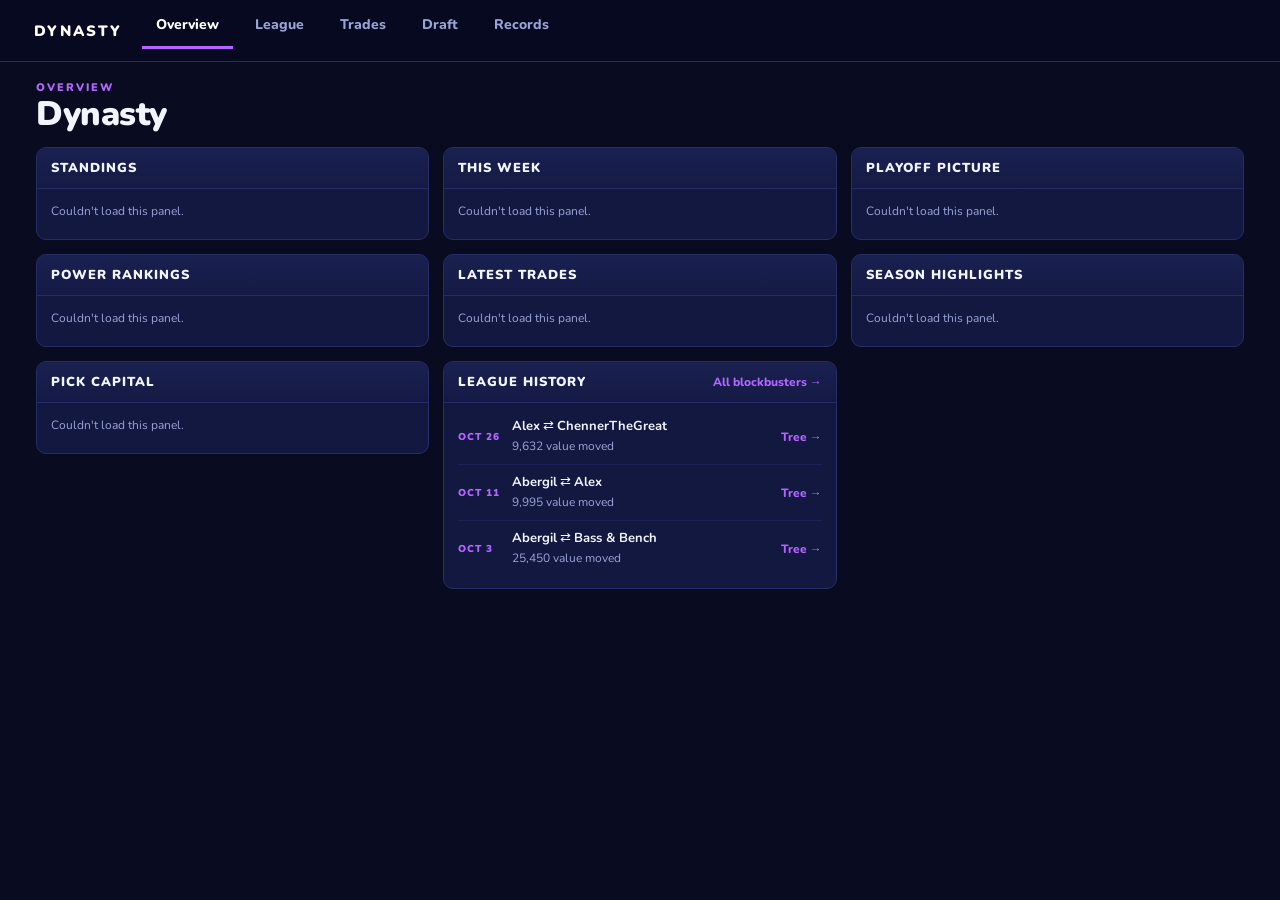
<file: index.html>
<!DOCTYPE html>
<html lang="en">
<head>
  <meta charset="UTF-8">
  <meta name="viewport" content="width=device-width, initial-scale=1">
  <title>Dynasty League</title>
  <link rel="stylesheet" href="style.css">
</head>
<body>

  <header class="hero">
    <div class="kicker">OVERVIEW</div>
    <h1 id="league-name">Dynasty</h1>
    <div class="sub" id="league-sub"></div>
  </header>

  <main>
    <div class="grid">
      <section class="panel" id="p-standings"><div class="panel-b">Loading...</div></section>
      <section class="panel" id="p-week"><div class="panel-b">Loading...</div></section>
      <section class="panel" id="p-playoffs"><div class="panel-b">Loading...</div></section>
      <section class="panel" id="p-power"><div class="panel-b">Loading...</div></section>
      <section class="panel" id="p-trades"><div class="panel-b">Loading...</div></section>
      <section class="panel" id="p-highlights"><div class="panel-b">Loading...</div></section>
      <section class="panel" id="p-picks"><div class="panel-b">Loading...</div></section>
      <section class="panel" id="p-history"><div class="panel-b">Loading...</div></section>
    </div>
  </main>

  <script src="common.js"></script>
  <script src="dashboard.js"></script>
</body>
</html>
</file>
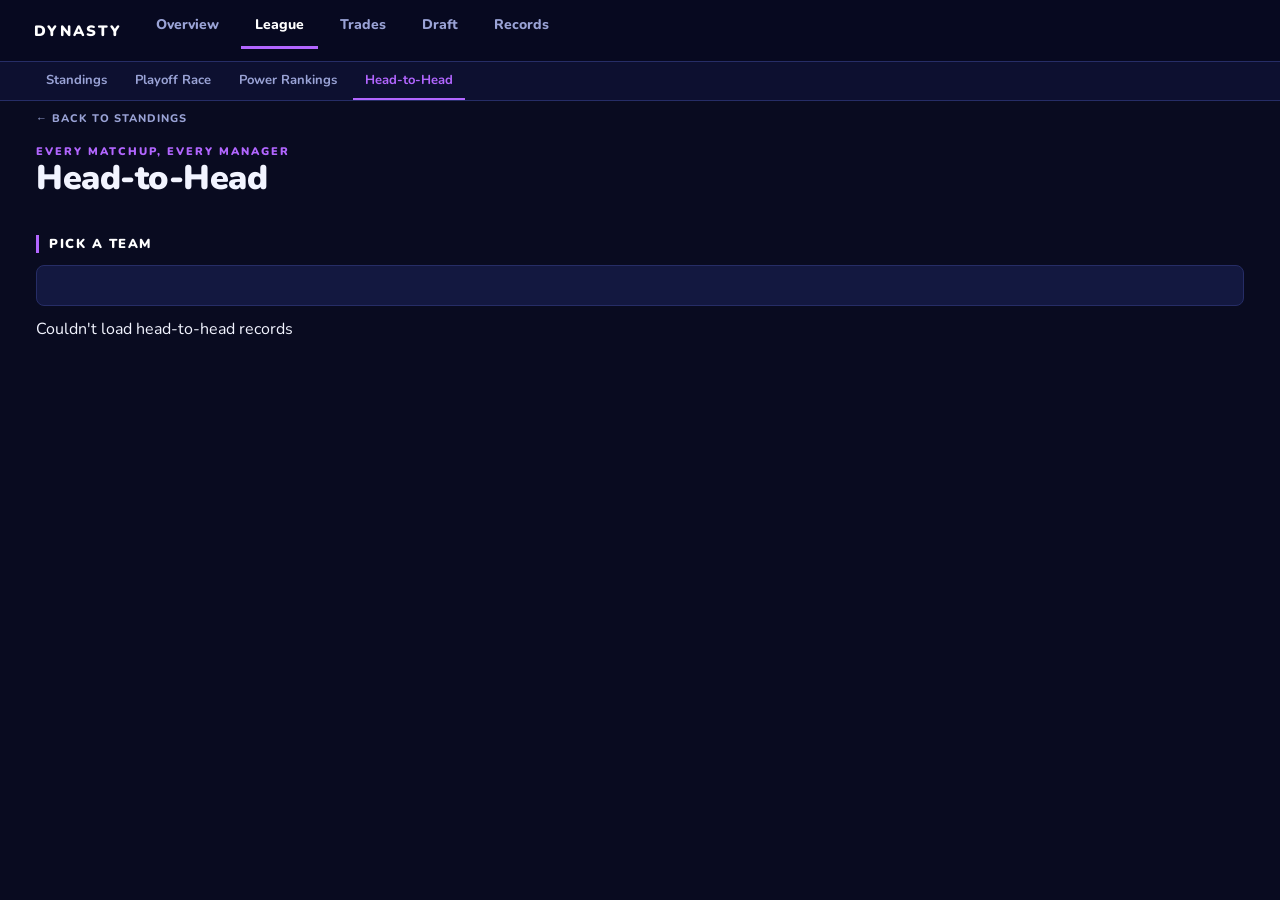
<file: h2h.html>
<!DOCTYPE html>
<html lang="en">
<head>
  <meta charset="UTF-8">
  <meta name="viewport" content="width=device-width, initial-scale=1">
  <title>Head-to-Head | Dynasty League</title>
  <link rel="stylesheet" href="style.css">
</head>
<body>

  <div class="ticker"><a href="index.html">&larr; BACK TO STANDINGS</a></div>

  <header class="hero">
    <div class="kicker">EVERY MATCHUP, EVERY MANAGER</div>
    <h1>Head-to-Head</h1>
    <div class="sub" id="h2h-sub"></div>
  </header>

  <main>
    <div class="callouts" id="callouts"></div>

    <h2 class="section-title">Pick a Team</h2>
    <select id="team-select" class="search"></select>
    <div id="h2h-list">Loading...</div>
    <p class="note" id="h2h-note"></p>
  </main>

  <script src="common.js"></script>
  <script src="h2h.js"></script>
</body>
</html>
</file>
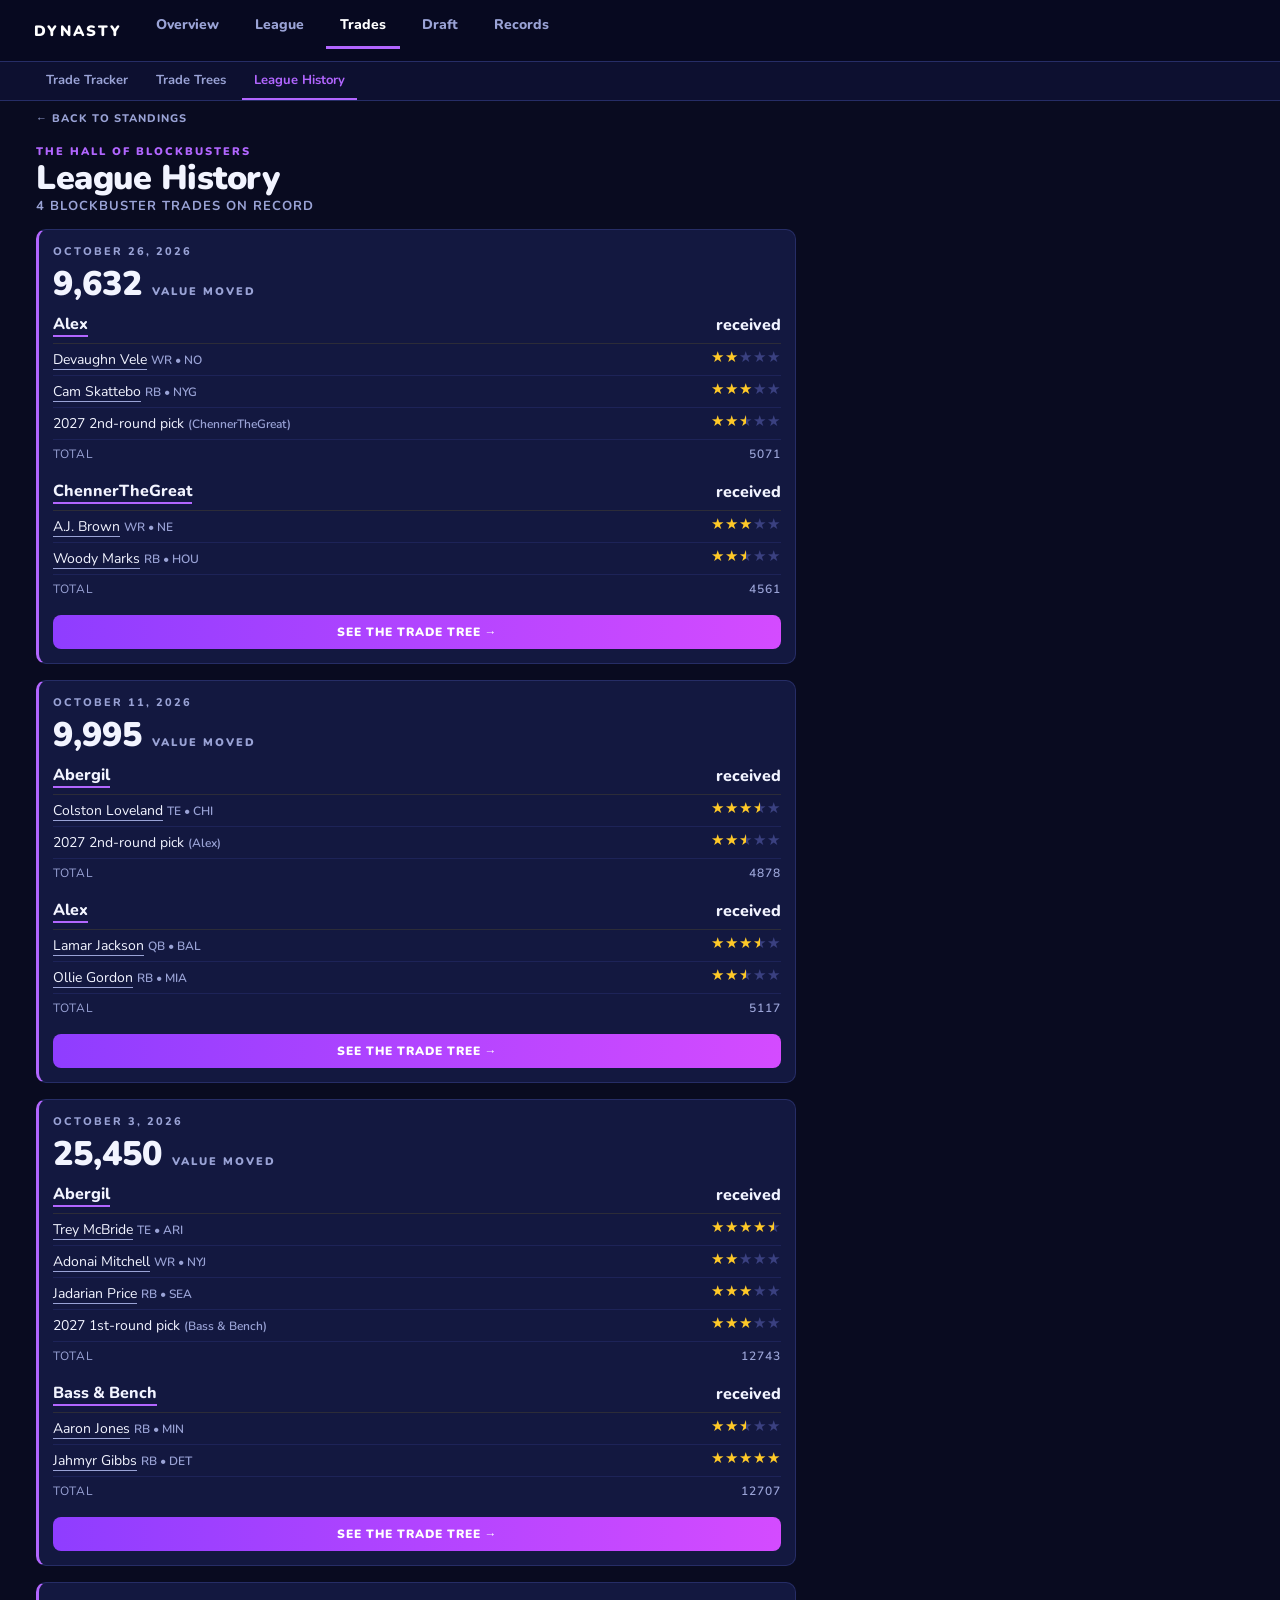
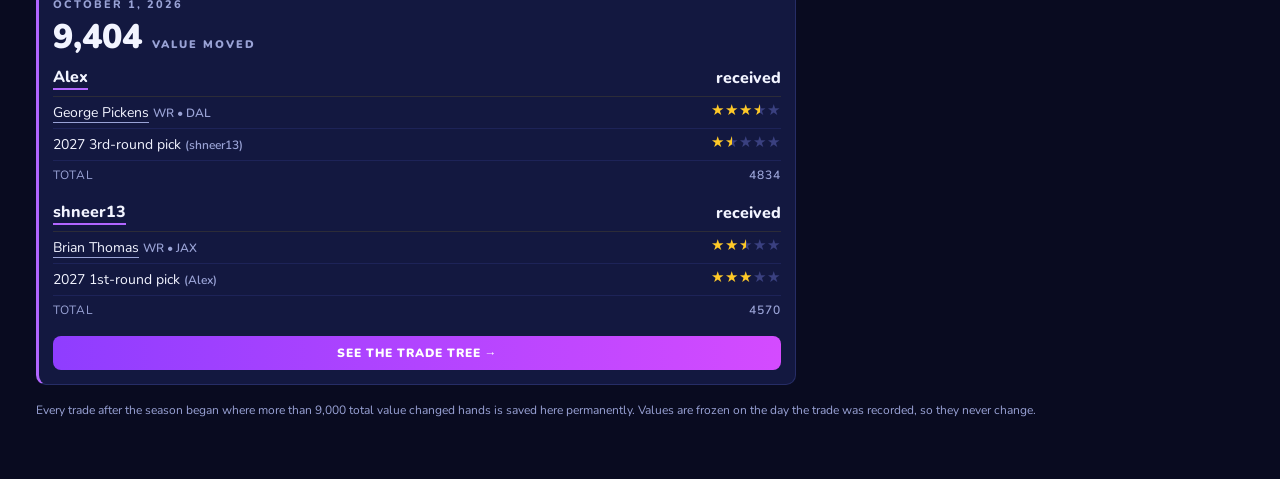
<file: history.html>
<!DOCTYPE html>
<html lang="en">
<head>
  <meta charset="UTF-8">
  <meta name="viewport" content="width=device-width, initial-scale=1">
  <title>League History | Dynasty League</title>
  <link rel="stylesheet" href="style.css">
</head>
<body>

  <div class="ticker"><a href="index.html">&larr; BACK TO STANDINGS</a></div>

  <header class="hero">
    <div class="kicker">THE HALL OF BLOCKBUSTERS</div>
    <h1>League History</h1>
    <div class="sub" id="history-sub"></div>
  </header>

  <main>
    <div id="history-list">Loading...</div>
    <p class="note">Every trade after the season began where more than 9,000 total value changed hands is saved here permanently.
    Values are frozen on the day the trade was recorded, so they never change.</p>
  </main>

  <script src="common.js"></script>
  <script src="history.js"></script>
</body>
</html>
</file>
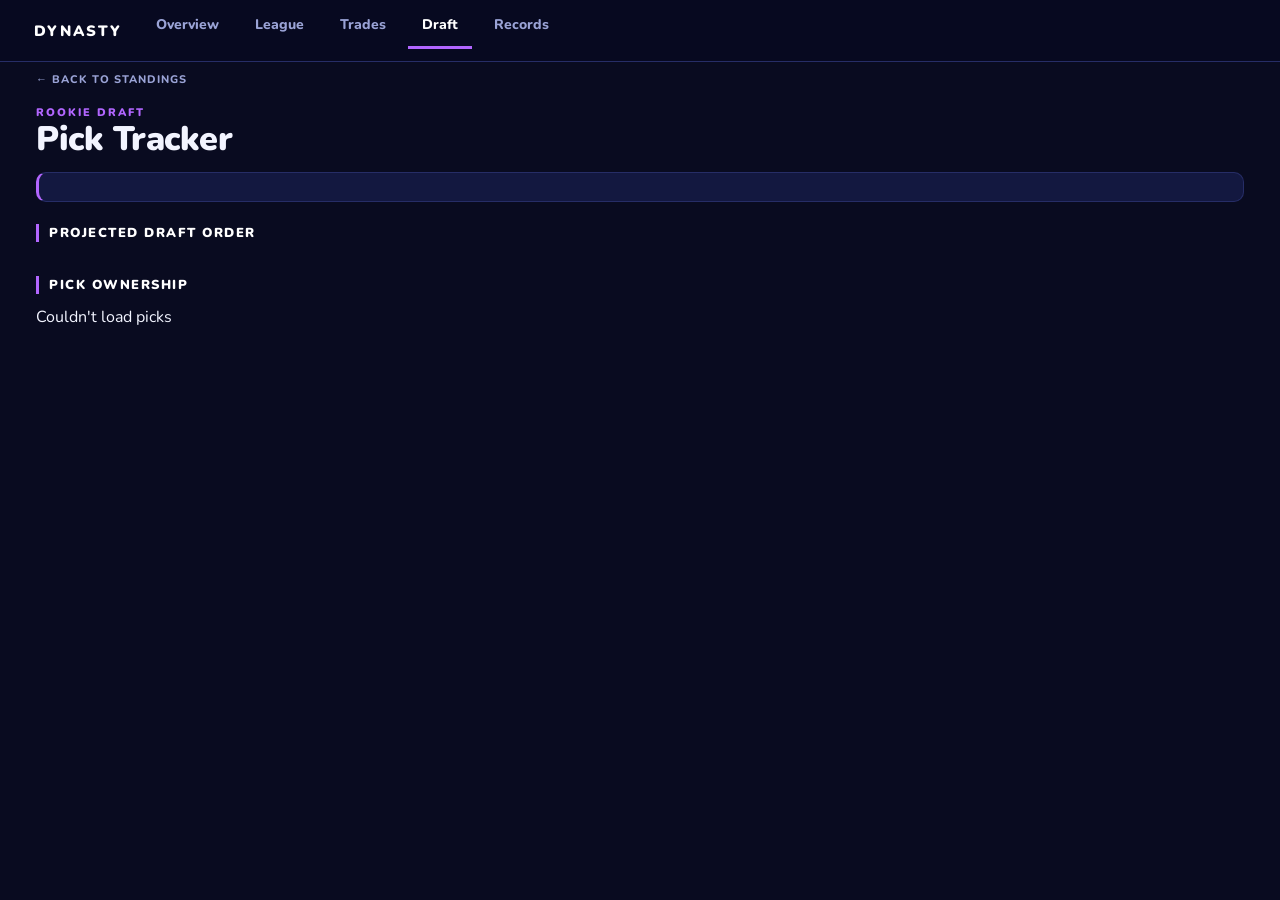
<file: picks.html>
<!DOCTYPE html>
<html lang="en">
<head>
  <meta charset="UTF-8">
  <meta name="viewport" content="width=device-width, initial-scale=1">
  <title>Picks | Dynasty League</title>
  <link rel="stylesheet" href="style.css">
</head>
<body>

  <div class="ticker"><a href="index.html">&larr; BACK TO STANDINGS</a></div>

  <header class="hero">
    <div class="kicker">ROOKIE DRAFT</div>
    <h1>Pick Tracker</h1>
    <div class="sub" id="picks-sub"></div>
  </header>

  <main>
    <div class="draft-banner" id="draft-banner"></div>

    <h2 class="section-title" id="order-title">Projected Draft Order</h2>
    <div class="tabs" id="round-tabs"></div>
    <div id="order-list"></div>
    <p class="note" id="order-note"></p>

    <h2 class="section-title">Pick Ownership</h2>
    <div id="pick-cards">Loading...</div>
    <p class="note" id="picks-note"></p>
  </main>

  <script src="common.js"></script>
  <script src="picks.js"></script>
</body>
</html>
</file>
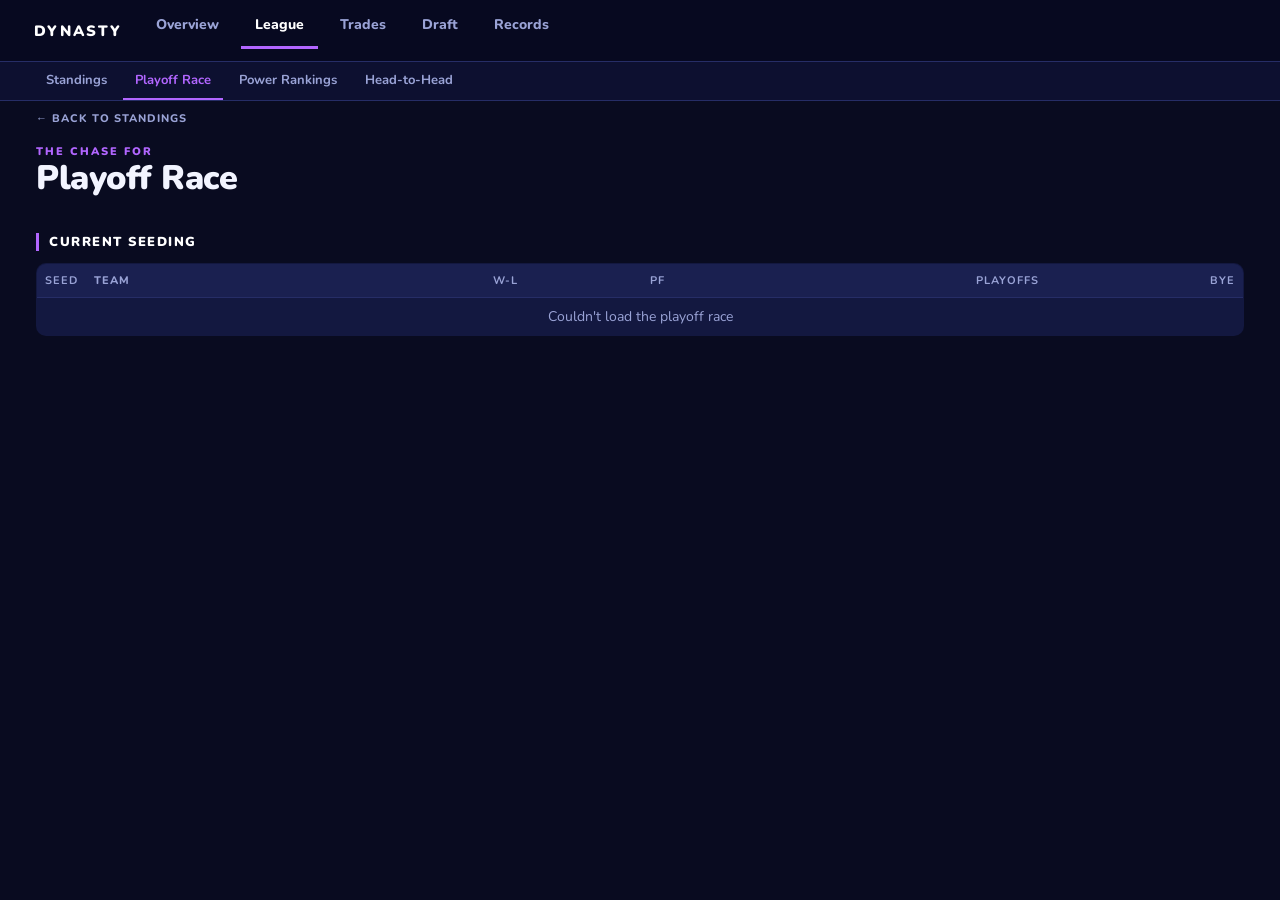
<file: playoffs.html>
<!DOCTYPE html>
<html lang="en">
<head>
  <meta charset="UTF-8">
  <meta name="viewport" content="width=device-width, initial-scale=1">
  <title>Playoff Race | Dynasty League</title>
  <link rel="stylesheet" href="style.css">
</head>
<body>

  <div class="ticker"><a href="index.html">&larr; BACK TO STANDINGS</a></div>

  <header class="hero">
    <div class="kicker">THE CHASE FOR</div>
    <h1>Playoff Race</h1>
    <div class="sub" id="race-sub"></div>
  </header>

  <main>
    <h2 class="section-title">Current Seeding</h2>
    <table class="standings">
      <thead>
        <tr><th>Seed</th><th>Team</th><th>W-L</th><th>PF</th><th>Playoffs</th><th>Bye</th></tr>
      </thead>
      <tbody id="seed-body">
        <tr><td colspan="6">Loading...</td></tr>
      </tbody>
    </table>
    <p class="note" id="race-note"></p>
  </main>

  <script src="common.js"></script>
  <script src="playoffs.js"></script>
</body>
</html>
</file>
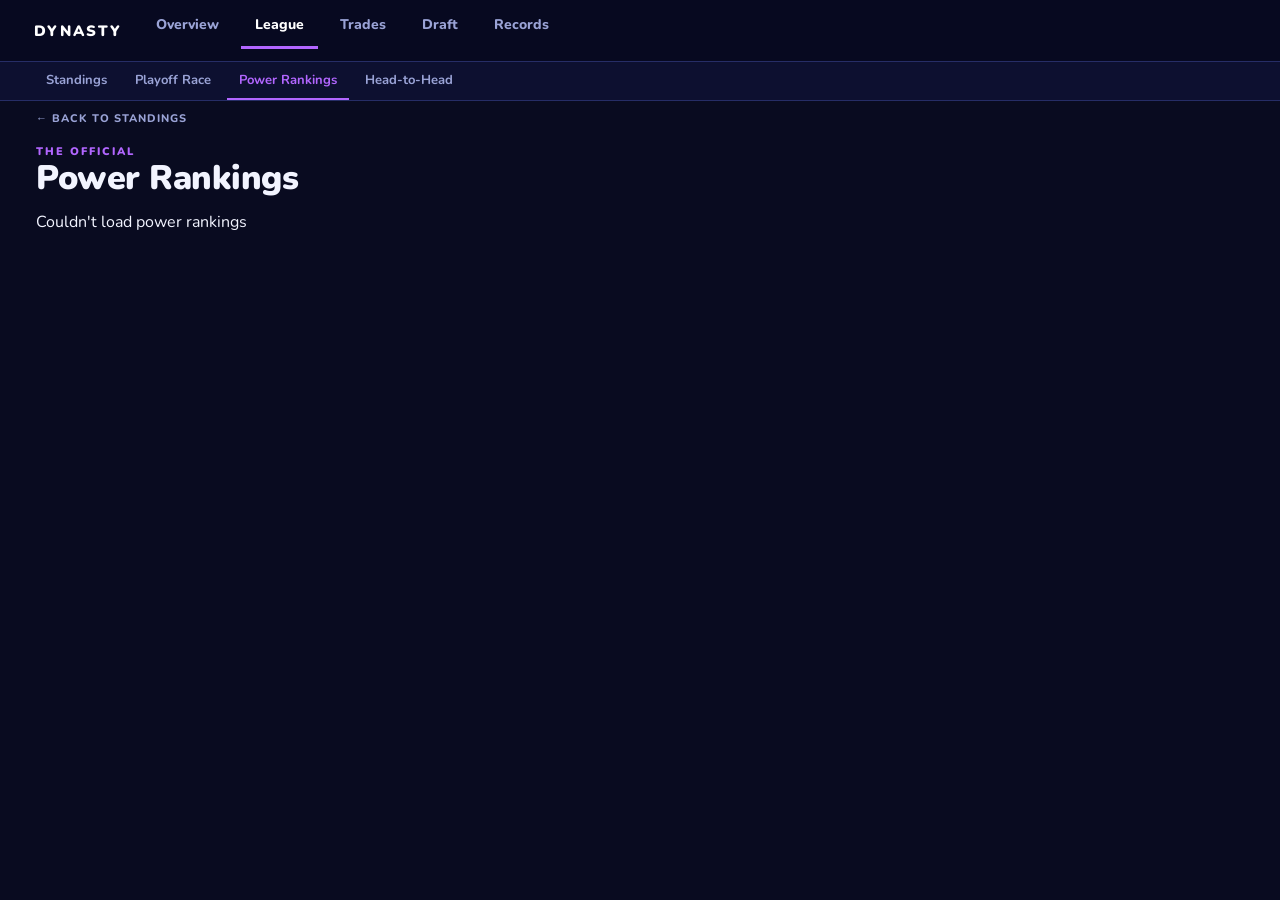
<file: power.html>
<!DOCTYPE html>
<html lang="en">
<head>
  <meta charset="UTF-8">
  <meta name="viewport" content="width=device-width, initial-scale=1">
  <title>Power Rankings | Dynasty League</title>
  <link rel="stylesheet" href="style.css">
</head>
<body>

  <div class="ticker"><a href="index.html">&larr; BACK TO STANDINGS</a></div>

  <header class="hero">
    <div class="kicker">THE OFFICIAL</div>
    <h1>Power Rankings</h1>
    <div class="sub" id="power-sub"></div>
  </header>

  <main>
    <div id="power-list">Loading...</div>
    <p class="note" id="power-note"></p>
  </main>

  <script src="common.js"></script>
  <script src="power.js"></script>
</body>
</html>
</file>
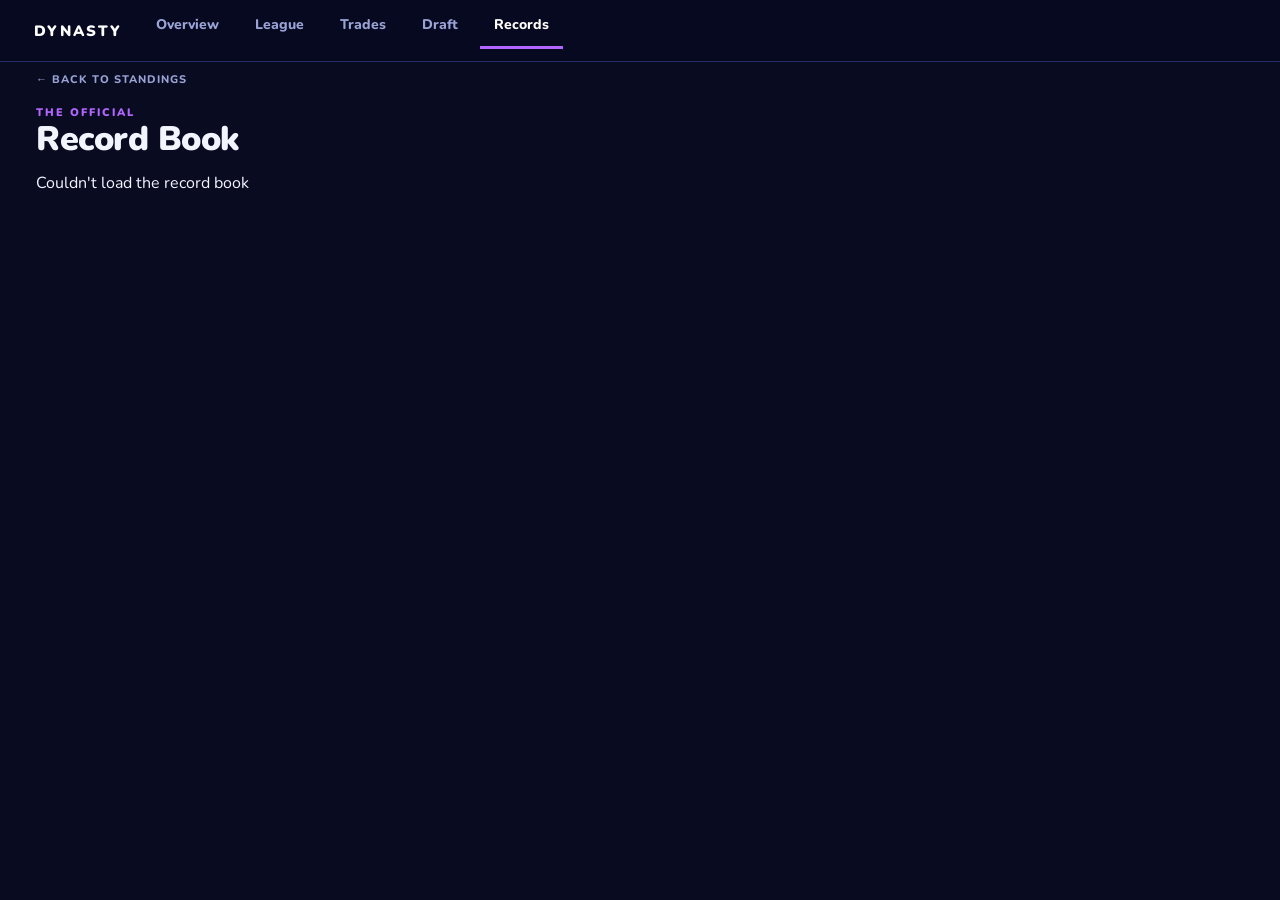
<file: records.html>
<!DOCTYPE html>
<html lang="en">
<head>
  <meta charset="UTF-8">
  <meta name="viewport" content="width=device-width, initial-scale=1">
  <title>Record Book | Dynasty League</title>
  <link rel="stylesheet" href="style.css">
</head>
<body>

  <div class="ticker"><a href="index.html">&larr; BACK TO STANDINGS</a></div>

  <header class="hero">
    <div class="kicker">THE OFFICIAL</div>
    <h1>Record Book</h1>
    <div class="sub" id="records-sub"></div>
  </header>

  <main>
    <div id="records-list">Loading...</div>
    <p class="note" id="records-note"></p>
  </main>

  <script src="common.js"></script>
  <script src="records.js"></script>
</body>
</html>
</file>
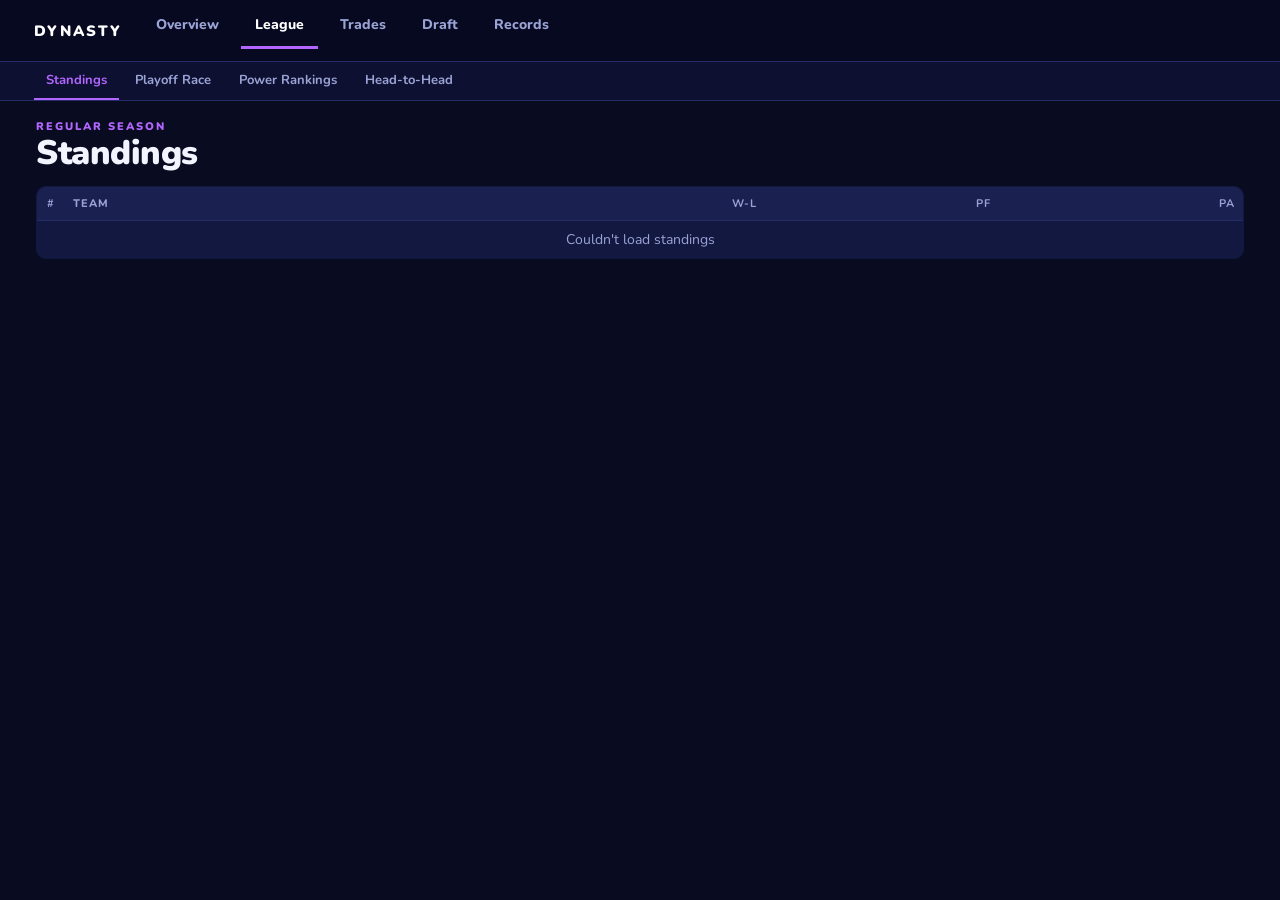
<file: standings.html>
<!DOCTYPE html>
<html lang="en">
<head>
  <meta charset="UTF-8">
  <meta name="viewport" content="width=device-width, initial-scale=1">
  <title>Standings | Dynasty League</title>
  <link rel="stylesheet" href="style.css">
</head>
<body>

  <header class="hero">
    <div class="kicker">REGULAR SEASON</div>
    <h1>Standings</h1>
    <div class="sub" id="league-sub"></div>
  </header>

  <main>
    <table class="standings">
      <thead>
        <tr><th>#</th><th>Team</th><th>W-L</th><th>PF</th><th>PA</th></tr>
      </thead>
      <tbody id="standings-body">
        <tr><td colspan="5">Loading...</td></tr>
      </tbody>
    </table>
  </main>

  <script src="common.js"></script>
  <script src="app.js"></script>
</body>
</html>
</file>
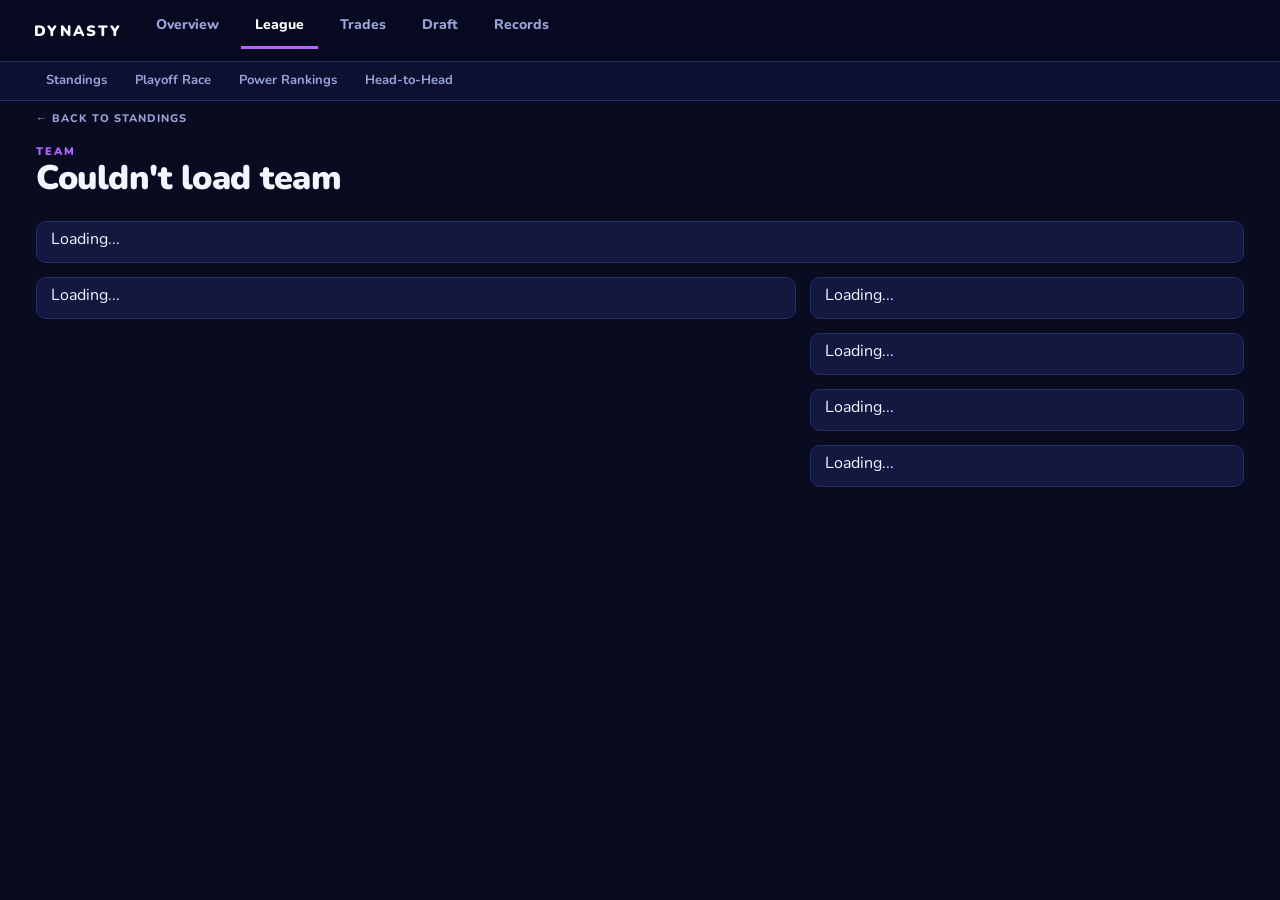
<file: team.html>
<!DOCTYPE html>
<html lang="en">
<head>
  <meta charset="UTF-8">
  <meta name="viewport" content="width=device-width, initial-scale=1">
  <title>Team | Dynasty League</title>
  <link rel="stylesheet" href="style.css">
</head>
<body>

  <div class="ticker"><a href="standings.html">&larr; BACK TO STANDINGS</a></div>

  <header class="hero">
    <div class="kicker" id="team-kicker">TEAM</div>
    <h1 id="team-name">Loading...</h1>
    <div class="sub" id="team-sub"></div>
    <div class="stat-tiles" id="stat-tiles"></div>
  </header>

  <main>
    <section class="panel" id="p-key"><div class="panel-b">Loading...</div></section>

    <div class="team-grid">
      <section class="panel" id="p-squad"><div class="panel-b">Loading...</div></section>

      <div class="team-side">
        <section class="panel" id="p-fixtures"><div class="panel-b">Loading...</div></section>
        <section class="panel" id="p-ranks"><div class="panel-b">Loading...</div></section>
        <section class="panel" id="p-picks"><div class="panel-b">Loading...</div></section>
        <section class="panel" id="p-trades"><div class="panel-b">Loading...</div></section>
      </div>
    </div>
  </main>

  <script src="common.js"></script>
  <script src="team.js"></script>
</body>
</html>
</file>
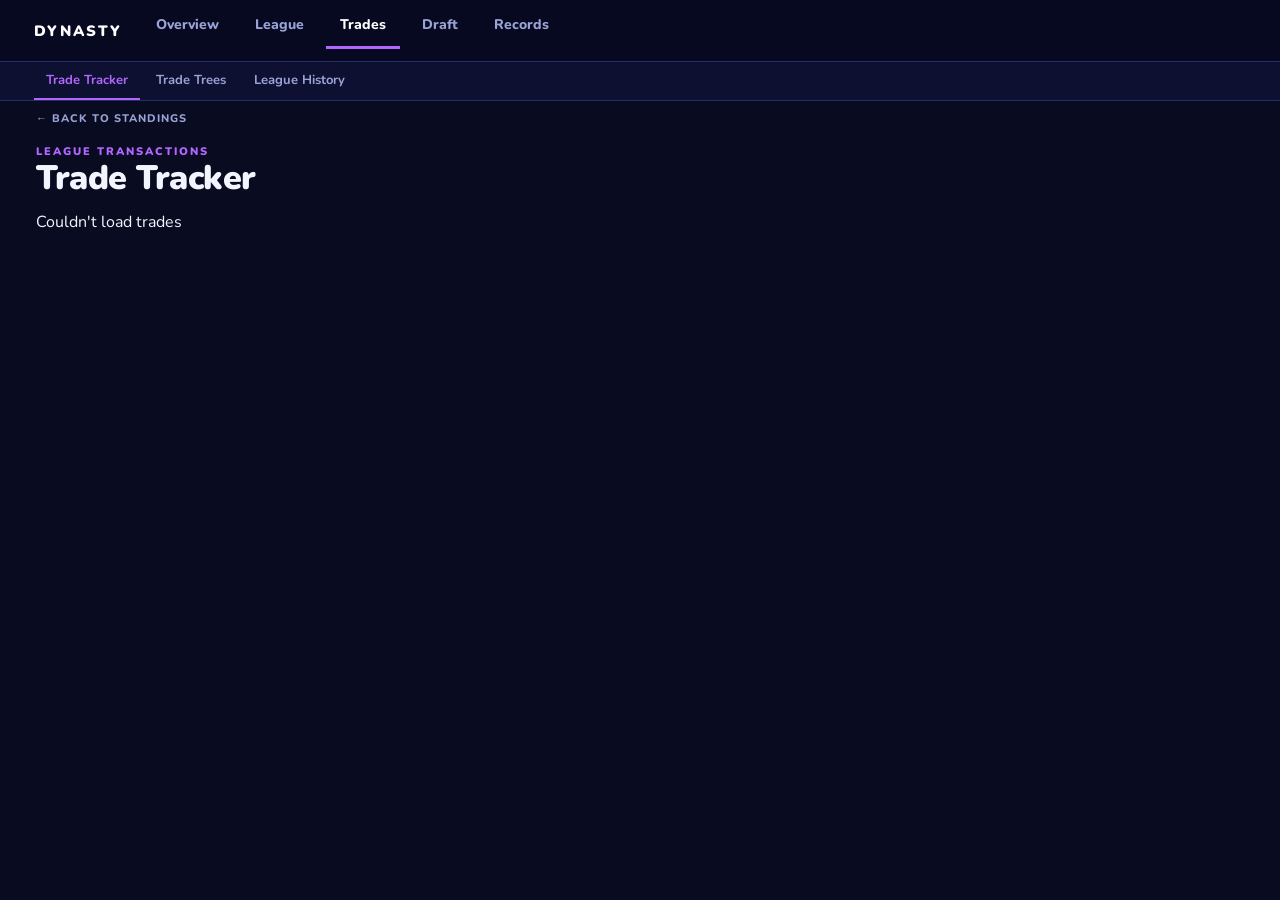
<file: trades.html>
<!DOCTYPE html>
<html lang="en">
<head>
  <meta charset="UTF-8">
  <meta name="viewport" content="width=device-width, initial-scale=1">
  <title>Trades | Dynasty League</title>
  <link rel="stylesheet" href="style.css">
</head>
<body>

  <div class="ticker"><a href="index.html">&larr; BACK TO STANDINGS</a></div>

  <header class="hero">
    <div class="kicker">LEAGUE TRANSACTIONS</div>
    <h1>Trade Tracker</h1>
    <div class="sub" id="trades-sub"></div>
  </header>

  <main>
    <div id="trade-list">Loading...</div>
    <p class="note" id="trade-note"></p>
  </main>

  <script src="common.js"></script>
  <script src="trades.js"></script>
</body>
</html>
</file>
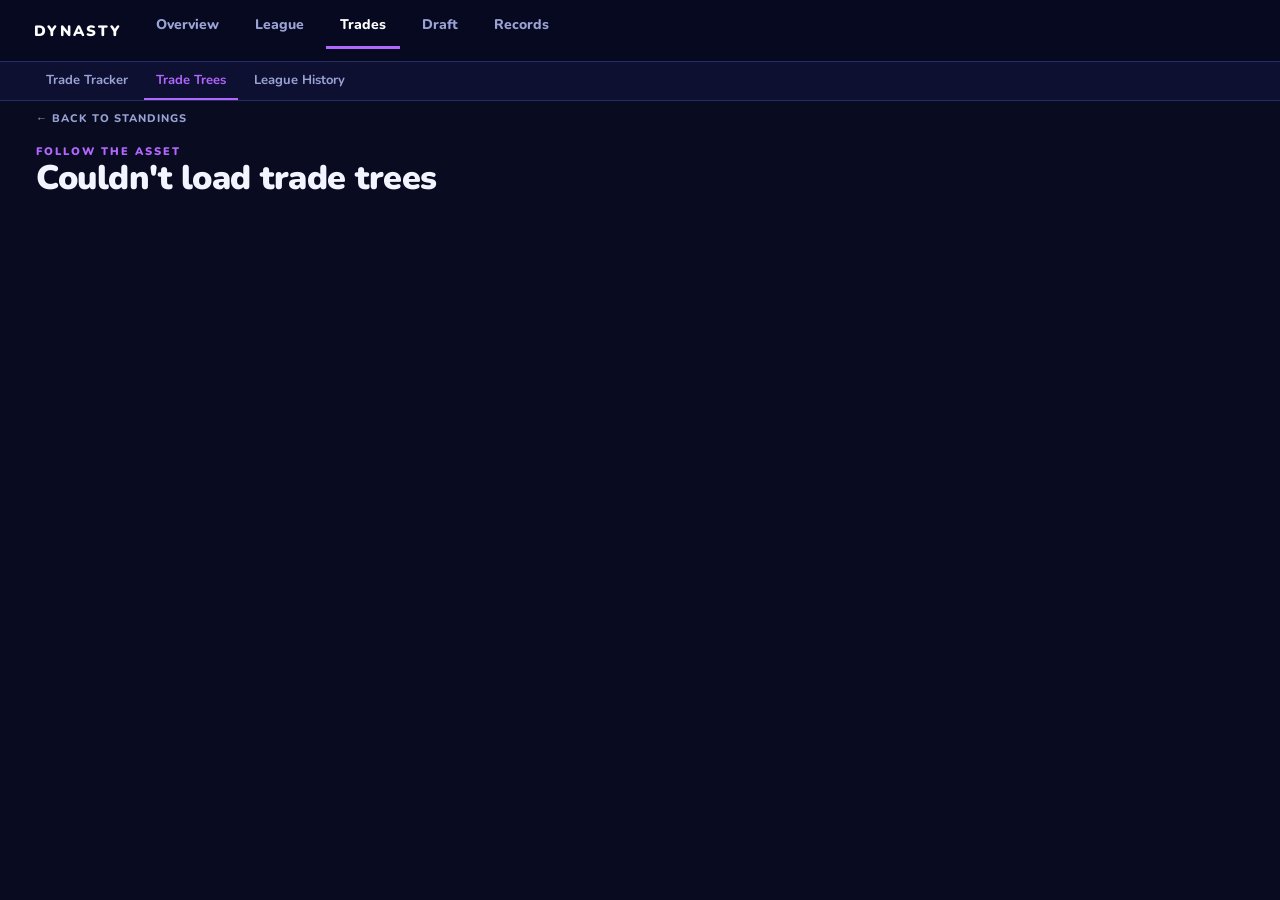
<file: trees.html>
<!DOCTYPE html>
<html lang="en">
<head>
  <meta charset="UTF-8">
  <meta name="viewport" content="width=device-width, initial-scale=1">
  <title>Trade Trees | Dynasty League</title>
  <link rel="stylesheet" href="style.css">
</head>
<body>

  <div class="ticker" id="tree-back"><a href="index.html">&larr; BACK TO STANDINGS</a></div>

  <header class="hero">
    <div class="kicker" id="tree-kicker">FOLLOW THE ASSET</div>
    <h1 id="tree-title">Loading...</h1>
    <div class="sub" id="tree-sub"></div>
  </header>

  <main>
    <div id="tree-body"></div>
  </main>

  <script src="common.js"></script>
  <script src="trees.js"></script>
</body>
</html>
</file>
<file: style.css>
@import url('https://fonts.googleapis.com/css2?family=Nunito:ital,wght@0,600;0,800;0,900;1,800;1,900&display=swap');
/* Colors live here so we can change the whole look in one place */
:root {
  --red: #d00;
  --dark: #0b0b0f;
  --white: #fff;
  --grey: #9aa0aa;
}

* { box-sizing: border-box; }

body {
  margin: 0;
  background: var(--dark);
  color: var(--white);
  font-family: "Helvetica Neue", Arial, sans-serif;
}

/* The scrolling-style strip across the top */
.ticker {
  background: var(--red);
  color: var(--white);
  font-weight: 800;
  letter-spacing: 2px;
  font-size: 12px;
  padding: 8px 12px;
  text-align: center;
}

.hero {
  padding: 48px 20px;
  border-bottom: 4px solid var(--red);
  background: linear-gradient(160deg, #1a1a24, var(--dark));
}

.kicker {
  color: var(--grey);
  letter-spacing: 4px;
  font-size: 12px;
  font-weight: 700;
}

h1 {
  margin: 8px 0;
  font-size: clamp(32px, 14vw, 56px);
  font-weight: 900;
  text-transform: uppercase;
  font-style: italic;
  line-height: 1;
}

.sub {
  color: var(--grey);
  font-weight: 700;
  letter-spacing: 1px;
}

main {
  padding: 20px 12px;
  max-width: 700px;
  margin: 0 auto;
}

.section-title {
  margin: 0 0 12px;
  font-size: 22px;
  font-weight: 900;
  text-transform: uppercase;
  font-style: italic;
  border-left: 6px solid var(--red);
  padding-left: 10px;
}

.standings {
  width: 100%;
  border-collapse: collapse;
  font-size: 15px;
}

.standings th {
  color: var(--grey);
  font-size: 11px;
  letter-spacing: 1px;
  text-transform: uppercase;
  text-align: right;
  padding: 8px 6px;
  border-bottom: 2px solid var(--red);
}

.standings td {
  padding: 12px 6px;
  text-align: right;
  border-bottom: 1px solid #23232d;
  font-variant-numeric: tabular-nums;
}

.standings th:nth-child(2),
.standings td:nth-child(2) {
  text-align: left;
  font-weight: 800;
}

.standings th:first-child,
.standings td:first-child {
  text-align: center;
  color: var(--grey);
  width: 28px;
}

a { color: inherit; text-decoration: none; }
.standings td a { border-bottom: 2px solid var(--red); }

.player {
  display: flex;
  align-items: center;
  gap: 12px;
  padding: 8px 0;
  border-bottom: 1px solid #23232d;
}

.player img {
  width: 48px;
  height: 48px;
  border-radius: 50%;
  object-fit: cover;
  background: #23232d;
}

.pinfo { flex: 1; }
.pname { font-weight: 800; }
.pmeta { color: var(--grey); font-size: 12px; letter-spacing: 1px; margin-top: 2px; }
.pvalue { font-weight: 900; font-size: 18px; font-variant-numeric: tabular-nums; }

/* Hero card: rank badges + top 5 photo row */
.badges { display: flex; gap: 10px; margin-top: 20px; }

.badge {
  flex: 1;
  background: #fff;
  color: #111;
  border-radius: 8px;
  text-align: center;
  padding: 8px 4px;
}
.badge-num { font-size: 26px; font-weight: 900; line-height: 1; }
.badge-label { font-size: 10px; font-weight: 800; letter-spacing: 1px; color: #555; margin-top: 4px; }

.top5 {
  display: flex;
  gap: 4px;
  padding: 16px 8px;
  background: #14141c;
  border-bottom: 1px solid #23232d;
}
.top-player { flex: 1; min-width: 0; text-align: center; }
.top-player img {
  width: 100%;
  aspect-ratio: 1;
  object-fit: cover;
  border-radius: 50%;
  background: #23232d;
}
.top-meta { font-size: 10px; color: var(--grey); font-weight: 700; margin-top: 6px; letter-spacing: 0.5px; }
.top-name { font-size: 12px; font-weight: 800; margin-top: 2px; line-height: 1.2; }

/* Position-group rankings */
.ranks { margin-bottom: 28px; }
.rank-row {
  display: flex;
  align-items: center;
  padding: 10px 4px;
  border-bottom: 1px solid #23232d;
  font-size: 18px;
  font-weight: 800;
}
.rank-row span:first-child { flex: 1; }
.rank-val { color: var(--grey); font-size: 14px; margin-right: 16px; font-variant-numeric: tabular-nums; }
.rank-place { min-width: 48px; text-align: right; font-weight: 900; }
.rank-place.good { color: #3ddc84; }
.rank-place.bad { color: #ff5a5a; }
.rank-place.mid { color: var(--white); }

/* Roster tiers */
.tiers { display: flex; margin-bottom: 28px; }
.tier { flex: 1; text-align: center; }
.tier-gem { width: 18px; height: 18px; margin: 0 auto 6px; transform: rotate(45deg); border-radius: 3px; }
.tier-count { font-size: 26px; font-weight: 900; line-height: 1; }
.tier-name { font-size: 10px; font-weight: 800; letter-spacing: 1px; color: var(--grey); margin-top: 4px; }

/* Playoff race */
.standings tr.cut td { border-bottom: 2px dashed var(--red); }
.tag { font-size: 9px; font-weight: 900; letter-spacing: 1px; padding: 2px 5px; border-radius: 3px; margin-left: 6px; vertical-align: middle; }
.tag.clinched { background: #3ddc84; color: #04210f; }
.tag.eliminated { background: #ff5a5a; color: #2a0505; }
.note { color: var(--grey); font-size: 12px; line-height: 1.5; margin-top: 14px; }
.nav-link { display: block; margin-top: 18px; padding: 14px; text-align: center; background: var(--red); font-weight: 900; letter-spacing: 1px; text-transform: uppercase; border-radius: 6px; }
.standings td.odds { font-weight: 900; }
.standings td.dim { color: var(--grey); font-weight: 700; }

/* Keep table numbers on one line and fit 6 columns on a phone */
.standings th, .standings td { white-space: nowrap; padding-left: 4px; padding-right: 4px; }
.standings td:nth-child(2) { white-space: normal; }
.standings { font-size: 14px; }
main { padding-left: 8px; padding-right: 8px; }

/* Trade tracker */
.trade { background: #14141c; border-left: 4px solid var(--red); border-radius: 6px; padding: 12px; margin-bottom: 16px; }
.trade-date { color: var(--grey); font-size: 11px; font-weight: 800; letter-spacing: 2px; text-transform: uppercase; margin-bottom: 8px; }
.side { margin-bottom: 12px; }
.side-head { display: flex; align-items: center; justify-content: space-between; font-weight: 800; padding-bottom: 6px; border-bottom: 1px solid #2c2c38; }
.side-head a { border-bottom: 2px solid var(--red); }
.grade { background: var(--white); color: #111; font-weight: 900; border-radius: 6px; padding: 2px 10px; font-size: 18px; }
.asset { display: flex; justify-content: space-between; gap: 10px; padding: 6px 0; font-size: 14px; border-bottom: 1px solid #1f1f29; font-variant-numeric: tabular-nums; }
.asset span:last-child { font-weight: 800; white-space: nowrap; }
.asset.total { color: var(--grey); font-size: 12px; letter-spacing: 1px; border-bottom: 0; }
.dim { color: var(--grey); font-size: 12px; }

/* Trade trees */
.search { width: 100%; padding: 12px; margin-bottom: 12px; background: #14141c; border: 1px solid #2c2c38; border-radius: 6px; color: var(--white); font-size: 16px; }
.timeline { border-left: 3px solid var(--red); margin-left: 8px; padding-left: 18px; }
.tl-node { position: relative; padding: 4px 0 22px; }
.tl-node::before { content: ""; position: absolute; left: -26px; top: 8px; width: 11px; height: 11px; border-radius: 50%; background: var(--white); border: 2px solid var(--red); }
.tl-node.start::before { background: var(--grey); }
.tl-node.draft::before { background: #ffd24a; }
.tl-node.now::before { background: var(--red); }
.tl-date { color: var(--grey); font-size: 11px; font-weight: 800; letter-spacing: 2px; text-transform: uppercase; }
.tl-main { font-size: 18px; font-weight: 800; margin-top: 2px; }
.tl-main a { border-bottom: 2px solid var(--red); }
.tl-sub { color: var(--grey); font-size: 12px; line-height: 1.5; margin-top: 4px; }
a.player { color: inherit; }

/* League history */
.moved { font-size: 34px; font-weight: 900; font-style: italic; line-height: 1; margin-bottom: 12px; }
.moved span { font-size: 11px; font-style: normal; letter-spacing: 2px; color: var(--grey); }
.tlink { border-bottom: 1px solid var(--grey); }

/* Pick tracker */
.draft-banner { background: #14141c; border-left: 4px solid #ffd24a; border-radius: 6px; padding: 12px 14px; margin-bottom: 22px; font-size: 14px; line-height: 1.5; }
.draft-banner b { letter-spacing: 1px; }
.pick-card { background: #14141c; border-radius: 6px; padding: 12px; margin-bottom: 12px; }
.pick-head { display: flex; align-items: center; gap: 10px; font-weight: 800; padding-bottom: 8px; border-bottom: 1px solid #2c2c38; }
.pick-head a { flex: 1; border-bottom: 2px solid var(--red); align-self: flex-start; }
.pick-rank { color: var(--grey); width: 20px; }
.pick-total { font-weight: 900; font-variant-numeric: tabular-nums; }
.pick-row { display: flex; gap: 10px; padding: 8px 0 0; align-items: baseline; }
.pick-year { width: 42px; color: var(--grey); font-size: 12px; font-weight: 800; letter-spacing: 1px; }
.pick-chips { flex: 1; display: flex; flex-wrap: wrap; gap: 6px; }
.chip { background: #23232d; border-radius: 4px; padding: 3px 8px; font-size: 13px; font-weight: 800; }
.chip.got { background: #3a1214; border: 1px solid var(--red); }
.chip .from { color: var(--grey); font-weight: 700; font-size: 11px; }
.away { color: var(--grey); font-size: 12px; margin-top: 10px; line-height: 1.5; }

/* Projected draft order */
.tabs { display: flex; gap: 8px; margin-bottom: 12px; }
.tab { flex: 1; padding: 10px 0; background: #14141c; color: var(--grey); border: 1px solid #2c2c38; border-radius: 6px; font-weight: 800; letter-spacing: 1px; text-transform: uppercase; font-size: 12px; cursor: pointer; }
.tab.on { background: var(--red); color: var(--white); border-color: var(--red); }
.slot { display: flex; align-items: center; gap: 12px; padding: 10px 0; border-bottom: 1px solid #23232d; }
.slot-no { width: 52px; font-size: 20px; font-weight: 900; font-style: italic; }
.slot-info { flex: 1; }
.slot-team { font-weight: 800; }
.via { font-size: 12px; color: #ff8a8a; margin-top: 2px; }
.via a { border-bottom: 1px solid #ff8a8a; }
.slot.traded .slot-no { color: #ff8a8a; }
.slot-val { font-weight: 800; font-variant-numeric: tabular-nums; color: var(--grey); }

/* Power rankings */
.power-card { background: #14141c; border-radius: 6px; padding: 12px; margin-bottom: 12px; border-left: 4px solid var(--red); }
.power-top { display: flex; align-items: center; gap: 12px; }
.power-rank { font-size: 34px; font-weight: 900; font-style: italic; width: 44px; text-align: center; line-height: 1; }
.power-name { flex: 1; font-weight: 800; font-size: 17px; }
.power-name a { border-bottom: 2px solid var(--red); }
.power-score { font-size: 22px; font-weight: 900; font-variant-numeric: tabular-nums; }
.bars { margin-top: 10px; }
.bar { display: flex; align-items: center; gap: 8px; font-size: 10px; font-weight: 800; letter-spacing: 1px; color: var(--grey); margin-top: 4px; }
.bar > span:first-child { width: 28px; }
.bar > span:last-child { width: 24px; text-align: right; font-variant-numeric: tabular-nums; }
.bar-track { flex: 1; height: 6px; background: #23232d; border-radius: 3px; overflow: hidden; }
.bar-fill { height: 100%; background: var(--red); }
.blurb { margin-top: 10px; padding-top: 10px; border-top: 1px solid #2c2c38; font-size: 14px; line-height: 1.5; }
.blurb.empty { color: var(--grey); font-style: italic; }

/* Head-to-head */
select.search { appearance: none; background-image: linear-gradient(45deg, transparent 50%, var(--grey) 50%), linear-gradient(135deg, var(--grey) 50%, transparent 50%); background-position: calc(100% - 20px) 50%, calc(100% - 14px) 50%; background-size: 6px 6px; background-repeat: no-repeat; font-weight: 800; }
.callouts { display: grid; gap: 10px; margin-bottom: 24px; }
.callout { background: #14141c; border-left: 4px solid #ffd24a; border-radius: 6px; padding: 12px 14px; font-size: 14px; line-height: 1.5; }
.callout-label { color: var(--grey); font-size: 11px; font-weight: 800; letter-spacing: 2px; margin-bottom: 4px; }
.h2h-card { background: #14141c; border-radius: 6px; padding: 12px; margin-bottom: 10px; }
.h2h-top { display: flex; align-items: center; gap: 10px; margin-bottom: 4px; }
.h2h-name { flex: 1; font-weight: 800; font-size: 16px; }
.h2h-name a { border-bottom: 2px solid var(--red); }
.h2h-rec { font-size: 26px; font-weight: 900; font-style: italic; }
.h2h-rec.good { color: #3ddc84; }
.h2h-rec.bad { color: #ff5a5a; }
.game { font-size: 13px; padding: 5px 0; border-top: 1px solid #23232d; }
.res { display: inline-block; width: 20px; text-align: center; font-weight: 900; border-radius: 3px; margin-right: 4px; }
.res.w { background: #3ddc84; color: #04210f; }
.res.l { background: #ff5a5a; color: #2a0505; }
.res.t { background: var(--grey); color: #111; }

/* Record book */
.rec-card { background: #14141c; border-left: 4px solid #ffd24a; border-radius: 6px; padding: 12px 14px; margin-bottom: 12px; }
.rec-title { color: var(--grey); font-size: 11px; font-weight: 800; letter-spacing: 2px; text-transform: uppercase; margin-bottom: 6px; }
.rec-top { display: flex; align-items: baseline; justify-content: space-between; gap: 10px; }
.rec-who { font-size: 18px; font-weight: 800; }
.rec-who a { border-bottom: 2px solid var(--red); }
.rec-val { font-size: 30px; font-weight: 900; font-style: italic; font-variant-numeric: tabular-nums; }
.rec-row { display: flex; justify-content: space-between; gap: 10px; font-size: 13px; padding: 6px 0; border-top: 1px solid #23232d; font-variant-numeric: tabular-nums; }
.rec-row span:last-child { font-weight: 800; white-space: nowrap; }

/* Trade tree (branching) */
.team-grid { display: grid; grid-template-columns: 1fr 1fr; gap: 8px; }
.team-chip { background: #14141c; border: 1px solid #2c2c38; border-radius: 6px; padding: 12px 10px; text-align: center; font-weight: 800; font-size: 14px; }
.tt-card { background: #14141c; border-radius: 6px; padding: 14px 12px; margin-bottom: 14px; border-top: 3px solid var(--red); overflow-x: auto; }
.tt-node { margin: 0; }
.tt-asset { font-weight: 800; font-size: 15px; line-height: 1.35; }
.tt-asset a { border-bottom: 1px solid var(--grey); }
.tt-val { color: var(--grey); font-size: 12px; font-weight: 700; }
.tt-plus { color: var(--red); font-weight: 900; margin: 2px 0; }
.tt-to { color: #ff8a8a; font-size: 11px; font-weight: 800; letter-spacing: 1px; text-transform: uppercase; margin-top: 6px; }
.tt-with { color: var(--grey); font-size: 12px; line-height: 1.4; margin-top: 3px; }
.tt-kids { margin: 8px 0 0 8px; padding-left: 14px; border-left: 2px solid var(--red); }
.tt-kid { position: relative; padding: 8px 0; }
.tt-kid::before { content: ""; position: absolute; left: -14px; top: 18px; width: 12px; border-top: 2px solid var(--red); }
.tt-node.leaf .tt-asset { font-weight: 700; }
.tt-end { color: var(--grey); font-size: 10px; font-weight: 800; letter-spacing: 1px; margin-top: 3px; }

/* Quieter numbers: values are there if you want them, but they don't shout */
.pvalue { font-size: 12px; font-weight: 600; color: var(--grey); }
.slot-val { font-size: 12px; font-weight: 600; color: #6b7280; }
.pick-total { font-size: 13px; font-weight: 600; color: var(--grey); }
.asset span:last-child { font-weight: 600; color: var(--grey); font-size: 12px; }

/* Moved picks: hover (or tap) to see the deal */
.slot { position: relative; }
a.slot { color: inherit; }
.slot.traded { cursor: pointer; }
.slot.traded:hover { background: #14141c; }
.tip { display: none; position: absolute; left: 52px; right: 0; top: calc(100% - 4px); z-index: 5; background: #1c1c26; border: 1px solid var(--red); border-radius: 6px; padding: 10px 12px; font-size: 12px; line-height: 1.6; box-shadow: 0 6px 18px rgba(0,0,0,.6); }
.slot.traded:hover .tip, .slot.traded.open .tip { display: block; }
.tip-date { color: #ff8a8a; font-size: 10px; font-weight: 800; letter-spacing: 2px; text-transform: uppercase; margin-bottom: 2px; }
.tip-go { margin-top: 6px; color: #ff8a8a; font-weight: 800; }

/* Top-5 photo row: keep it in proportion to the rest of the page on wide screens */
.top5 { padding-left: max(8px, calc((100% - 700px) / 2)); padding-right: max(8px, calc((100% - 700px) / 2)); }
.top-player img { max-width: 84px; display: block; margin: 0 auto; }

/* Line the header up with the content column on wide screens (no change on phones) */
.hero { padding-left: max(20px, calc((100% - 700px) / 2 + 8px)); padding-right: max(20px, calc((100% - 700px) / 2 + 8px)); }


/* =====================================================================
   MANAGER-GAME THEME (inspired by Football Manager): deep navy, violet
   accents, dense panels, a top navigation bar with a sub-menu row.
   To recolour the whole site, change the first few lines below.
   ===================================================================== */
:root {
  --red: #b266ff;        /* main accent (violet) */
  --lime: #39e58c;       /* positive / highlight (green) */
  --dark: #090b20;       /* page background */
  --panel: #131840;      /* panel background */
  --panel2: #1a2050;     /* raised panel / hover */
  --card: #131840;
  --card2: #1a2050;
  --line: #262d66;       /* thin borders */
  --text-dim: #9aa3d6;
  --grey: #9aa3d6;
  --r: 10px;
}

body { font-family: "Nunito", "Helvetica Neue", Arial, sans-serif; background: var(--dark); color: #f2f4ff; }

/* ---------- Top navigation (added to every page by common.js) ---------- */
.topnav { position: sticky; top: 0; z-index: 50; background: #070920; border-bottom: 1px solid var(--line); }
.topnav-in { max-width: 1240px; margin: 0 auto; display: flex; align-items: center; gap: 6px; padding: 0 14px; }
.brand { font-weight: 900; letter-spacing: 2px; font-size: 15px; padding: 14px 14px 14px 0; color: #fff; white-space: nowrap; }
.brand b { color: var(--red); }
.tabs { display: flex; overflow-x: auto; scrollbar-width: none; flex: 1; }
.tabs::-webkit-scrollbar { display: none; }
.tab-link { padding: 15px 14px 12px; font-weight: 800; font-size: 14px; color: var(--text-dim); border-bottom: 3px solid transparent; white-space: nowrap; }
.tab-link:hover { color: #fff; }
.tab-link.on { color: #fff; border-bottom-color: var(--red); }
.subnav { background: #0d1030; border-bottom: 1px solid var(--line); }
.subnav-in { max-width: 1240px; margin: 0 auto; display: flex; gap: 4px; overflow-x: auto; padding: 0 14px; scrollbar-width: none; }
.subnav-in::-webkit-scrollbar { display: none; }
.sub-link { padding: 9px 12px; font-size: 13px; font-weight: 700; color: var(--text-dim); white-space: nowrap; border-bottom: 2px solid transparent; }
.sub-link:hover { color: #fff; }
.sub-link.on { color: var(--red); border-bottom-color: var(--red); }

/* The old top strip becomes a small "back" breadcrumb */
.ticker { background: none; box-shadow: none; border-radius: 0; text-align: left; max-width: 1240px; width: 100%; margin: 10px auto 0; padding: 0 16px; font-size: 11px; letter-spacing: 1px; color: var(--text-dim); font-weight: 800; }
.ticker a:hover { color: #fff; }

/* Slim page header instead of a giant banner */
.hero { max-width: 1240px; width: 100%; margin: 6px auto 0; padding: 12px 16px 6px; border: 0; border-radius: 0; background: none; box-shadow: none; }
.kicker { color: var(--red); font-size: 11px; letter-spacing: 2px; font-weight: 900; }
.hero h1 { font-size: clamp(24px, 4.5vw, 34px); font-weight: 900; font-style: normal; text-transform: none; letter-spacing: -0.5px; margin: 2px 0; text-shadow: none; }
.sub { color: var(--text-dim); font-size: 13px; font-weight: 700; letter-spacing: 1px; }

main { max-width: 1240px; padding: 8px 16px 48px; }

/* Section titles = small panel headings */
.section-title { display: block; background: none; color: #fff; border: 0; border-left: 3px solid var(--red); border-radius: 0; padding: 0 0 0 10px; margin: 22px 0 12px; font-size: 13px; letter-spacing: 1.5px; text-transform: uppercase; font-style: normal; font-weight: 900; }

/* ---------- Panels ---------- */
.grid { display: grid; gap: 14px; grid-template-columns: repeat(auto-fit, minmax(330px, 1fr)); align-items: start; }
.panel, .trade, .pick-card, .power-card, .h2h-card, .rec-card, .callout, .draft-banner, .tt-card {
  background: var(--panel); border: 1px solid var(--line); border-radius: var(--r); padding: 14px; box-shadow: none;
}
.panel { padding: 0; overflow: hidden; }
.panel-h { display: flex; align-items: center; justify-content: space-between; padding: 11px 14px; border-bottom: 1px solid var(--line); background: linear-gradient(180deg, #1a2050, #151a45); }
.panel-t { font-size: 13px; font-weight: 900; letter-spacing: 1px; text-transform: uppercase; }
.panel-more { font-size: 12px; font-weight: 800; color: var(--red); white-space: nowrap; }
.panel-more:hover { color: #fff; }
.panel-b { padding: 6px 14px 12px; }
.panel .row { display: flex; align-items: center; gap: 10px; padding: 8px 0; border-bottom: 1px solid #1d2358; font-size: 14px; }
.panel .row:last-child { border-bottom: 0; }
.panel .row .grow { flex: 1; min-width: 0; }
.panel .row .num { font-variant-numeric: tabular-nums; color: var(--text-dim); font-weight: 700; }
.panel .row .pos { width: 22px; color: var(--text-dim); font-weight: 800; font-size: 12px; }

/* ---------- Buttons ---------- */
.nav-link { display: block; text-align: center; margin-top: 12px; padding: 12px 14px; border-radius: 8px; background: linear-gradient(90deg, #8f3dff, #d44bff); color: #fff; font-weight: 900; letter-spacing: 1px; font-size: 13px; box-shadow: none; text-transform: uppercase; }
.nav-link:hover { filter: brightness(1.12); }
.nav-link.small { padding: 9px; font-size: 12px; margin-top: 12px; }
.tab { background: var(--panel2); border: 1px solid var(--line); border-radius: 8px; color: var(--text-dim); box-shadow: none; }
.tab.on { background: linear-gradient(90deg, #8f3dff, #d44bff); border-color: transparent; color: #fff; box-shadow: none; }
.team-chip { background: var(--panel); border: 1px solid var(--line); border-radius: 8px; box-shadow: none; }
.team-chip:hover { background: var(--panel2); }
.search, select.search { background: var(--panel); border: 1px solid var(--line); border-radius: 8px; padding: 11px 14px; color: #fff; }

/* ---------- Tables: dense, thin separators ---------- */
.standings { border-collapse: collapse; border-spacing: 0; font-size: 14px; background: var(--panel); border: 1px solid var(--line); border-radius: var(--r); overflow: hidden; width: 100%; }
.standings th { background: #1a2050; color: var(--text-dim); font-size: 11px; letter-spacing: 1px; padding: 9px 8px; border-bottom: 1px solid var(--line); }
.standings td { background: none; border-bottom: 1px solid #1d2358; padding: 9px 8px; }
.standings tr:last-child td { border-bottom: 0; }
.standings td:first-child, .standings td:last-child { border-radius: 0; }
.standings tbody tr:hover td { background: #171d4d; }
.standings td a { border-bottom: 0; }
.standings td a:hover { color: var(--red); }
.standings tr.cut td { box-shadow: inset 0 -2px 0 var(--lime); border-bottom: 0; }

/* ---------- Small components ---------- */
.badges { gap: 8px; margin-top: 12px; max-width: 560px; }
.badge { background: var(--panel); border: 1px solid var(--line); border-radius: 8px; color: #fff; box-shadow: none; }
.badge-num { color: #fff; font-size: 24px; }
.badge-label { color: var(--text-dim); }
.tier-gem { transform: none; border-radius: 50%; width: 16px; height: 16px; }
.grade { background: var(--lime); color: #04220f; border-radius: 6px; padding: 2px 10px; font-size: 16px; }
.tag { border-radius: 4px; padding: 2px 6px; }
.chip { border-radius: 6px; background: var(--panel2); padding: 3px 9px; }
.chip.got { background: #2b1b66; border-color: var(--red); }
.res { border-radius: 4px; width: 22px; height: 22px; line-height: 22px; }
.tl-node::before { background: var(--lime); border-color: var(--red); }
.power-rank { display: flex; align-items: center; justify-content: center; width: 40px; height: 40px; border-radius: 8px; background: var(--panel2); border: 1px solid var(--line); color: #fff; font-size: 20px; font-style: normal; flex: none; }
.power-score { color: var(--lime); }
.rec-card, .callout, .draft-banner, .trade, .power-card { border-left: 3px solid var(--red); }
.bar-track { border-radius: 3px; height: 6px; background: var(--panel2); }
.bar-fill { background: linear-gradient(90deg, #8f3dff, var(--lime)); border-radius: 3px; }

/* Team page: photo strip and roster rows */
.top5 { max-width: 1240px; width: calc(100% - 32px); margin: 10px auto 6px; padding: 14px 10px; border: 1px solid var(--line); border-radius: var(--r); background: var(--panel); box-shadow: none; }
.top-player img { border: 2px solid var(--red); background: var(--panel2); max-width: 78px; }
.top-name { font-weight: 800; }
.player { background: none; border-radius: 0; border-bottom: 1px solid #1d2358; padding: 9px 4px; margin: 0; }
.player img { border: 2px solid var(--line); }
a.player:hover, .player:hover { background: #171d4d; }

/* Picks */
.slot { background: none; border-bottom: 1px solid #1d2358; border-radius: 0; padding: 10px 6px; margin: 0; }
.slot-no { font-style: normal; font-weight: 900; }
.slot.traded { background: #1a1650; box-shadow: inset 3px 0 0 var(--lime); }
.slot.traded .slot-no, .via { color: var(--lime); }
.via a { border-bottom-color: var(--lime); }
.tip { border-radius: 8px; border: 1px solid var(--lime); background: #14194a; }
.tip-date, .tip-go { color: var(--lime); }

/* Trade trees */
.tt-kids { border-left: 2px solid var(--red); border-radius: 0; }
.tt-kid::before { border-top: 2px solid var(--red); }
.tt-to, .tt-plus { color: var(--lime); }
.asset { border-bottom: 1px solid #1d2358; }
.moved { font-style: normal; }
.rec-val, .h2h-rec { font-style: normal; }
.blurb { border-top: 1px solid var(--line); }

/* Star ratings */
.stars {
  --pct: calc(var(--s) / 5 * 100%);
  background: linear-gradient(90deg, #ffc928 var(--pct), #3a4080 var(--pct));
  -webkit-background-clip: text; background-clip: text;
  -webkit-text-fill-color: transparent !important; color: transparent !important;
  font-size: 15px !important; font-weight: 400 !important; letter-spacing: 1px; white-space: nowrap; line-height: 1;
}
.top-stars .stars { font-size: 12px !important; letter-spacing: 0; }
.pvalue { min-width: 92px; text-align: right; }
.tt-asset .stars { font-size: 12px !important; vertical-align: 1px; }
.hero .stars { background: linear-gradient(90deg, #ffc928 var(--pct), #3a4080 var(--pct)); -webkit-background-clip: text; background-clip: text; font-size: 17px !important; vertical-align: -1px; }

/* Wider screens: lists get a sensible reading width inside the wide page */
@media (min-width: 900px) {
  .trade, .power-card, .h2h-card, .rec-card, .tt-card { max-width: 760px; }
}

/* Pick popup: close button + trade-tree link */
.slot.traded.dismissed .tip { display: none !important; }
.tip { padding-right: 34px; }
.tip-x { position: absolute; top: 6px; right: 8px; width: 24px; height: 24px; border-radius: 50%; border: 1px solid var(--line); background: var(--panel2); color: #fff; font-size: 16px; line-height: 20px; cursor: pointer; }
.tip-x:hover { background: var(--red); }
a.tip-go { display: inline-block; margin-top: 8px; padding: 6px 12px; border-radius: 6px; background: var(--lime); color: #04220f; font-weight: 900; }

/* Dashboard bits */
.panel .row.cutline { box-shadow: inset 0 -2px 0 var(--lime); }
.panel .row.match { font-size: 13px; }
.panel .row.match .grow.r { text-align: right; }
.panel .row.match .lead { color: var(--lime); font-weight: 800; }
.panel .small { font-size: 13px; line-height: 1.5; }
.panel .big { font-size: 20px; color: #fff; }
.panel .dim { color: var(--text-dim); font-size: 12px; }
.panel .row.dim { font-size: 11px; letter-spacing: 1px; padding-top: 6px; }
.pill { font-size: 10px; font-weight: 900; letter-spacing: 1px; padding: 2px 7px; border-radius: 4px; background: var(--lime); color: #04220f; }
.pill.out { background: var(--panel2); color: var(--text-dim); border: 1px solid var(--line); }
.rankbox { display: inline-flex; align-items: center; justify-content: center; width: 26px; height: 26px; border-radius: 6px; background: var(--panel2); border: 1px solid var(--line); font-weight: 900; font-size: 13px; }
.score { color: var(--lime); font-weight: 900; width: 44px; text-align: right; }
.datechip { font-size: 10px; font-weight: 900; letter-spacing: 1px; color: var(--red); width: 44px; text-transform: uppercase; }
a.tip-go { display: table; margin-top: 10px; }

/* Team page (squad view) */
.stat-tiles { display: flex; flex-wrap: wrap; gap: 8px; margin-top: 12px; }
.stat { min-width: 84px; padding: 8px 14px; background: var(--panel); border: 1px solid var(--line); border-radius: 8px; text-align: center; }
.stat-v { font-size: 20px; font-weight: 900; line-height: 1.1; }
.stat-l { font-size: 10px; letter-spacing: 1.5px; font-weight: 800; color: var(--text-dim); margin-top: 2px; }
.team-grid { display: grid; grid-template-columns: minmax(0, 1.75fr) minmax(300px, 1fr); gap: 14px; align-items: start; margin-top: 14px; }
.team-side { display: flex; flex-direction: column; gap: 14px; }
@media (max-width: 900px) { .team-grid { grid-template-columns: 1fr; } }
.key-strip { display: flex; gap: 10px; padding: 12px 0 6px; overflow-x: auto; }
.key-player { flex: 1 0 118px; text-align: center; padding: 6px 4px; border-radius: 8px; }
.key-player:hover { background: var(--panel2); }
.key-player img { width: 64px; height: 64px; border-radius: 50%; object-fit: cover; border: 2px solid var(--red); background: var(--panel2); }
.key-meta { font-size: 10px; letter-spacing: 1px; color: var(--text-dim); font-weight: 800; margin-top: 6px; }
.key-name { font-weight: 800; font-size: 13px; margin: 2px 0 3px; }
table.squad { width: 100%; border-collapse: collapse; font-size: 13px; }
table.squad th { text-align: left; color: var(--text-dim); font-size: 10px; letter-spacing: 1px; text-transform: uppercase; padding: 8px 6px; border-bottom: 1px solid var(--line); }
table.squad td { padding: 6px 6px; border-bottom: 1px solid #1d2358; vertical-align: middle; }
table.squad tr:hover td { background: #171d4d; }
table.squad .r { text-align: right; }
table.squad tr.grp td { background: #0f1338; color: var(--red); font-size: 10px; font-weight: 900; letter-spacing: 2px; padding: 7px 8px; }
.slot-tag { display: inline-block; min-width: 34px; text-align: center; padding: 2px 6px; border-radius: 4px; background: var(--panel2); border: 1px solid var(--line); font-size: 10px; font-weight: 900; color: var(--text-dim); }
.pcell { display: flex; align-items: center; gap: 9px; }
.pcell img { width: 30px; height: 30px; border-radius: 50%; object-fit: cover; border: 1px solid var(--line); background: var(--panel2); }
.pn { font-weight: 800; }
.ppos { font-size: 10px; font-weight: 900; letter-spacing: 1px; padding: 1px 6px; border-radius: 4px; background: var(--panel2); }
.pos-QB { color: #ff7a9a; } .pos-RB { color: #39e58c; } .pos-WR { color: #4aa8ff; } .pos-TE { color: #ffc928; } .pos-K, .pos-DEF { color: #9aa3d6; }
.tier-tag { font-size: 11px; font-weight: 800; white-space: nowrap; }
.panel .row .pos.wk { width: 44px; font-size: 11px; letter-spacing: 1px; }
.res.n { background: var(--panel2); color: var(--text-dim); }
.scroll { max-height: 360px; overflow-y: auto; }
.chips { display: flex; flex-wrap: wrap; gap: 6px; }
.rank-place { font-weight: 900; }
.rank-place.good { color: var(--lime); } .rank-place.bad { color: #ff6b8b; } .rank-place.mid { color: #fff; }
.tiers { display: flex; padding: 12px 0 6px; }
.tier { flex: 1; text-align: center; }
.tier-count { font-size: 22px; font-weight: 900; line-height: 1; }
.tier-name { font-size: 10px; font-weight: 800; letter-spacing: 1px; color: var(--text-dim); margin-top: 3px; }

/* Squad table on phones: drop the NFL and Tier columns so it fits */
#p-squad .panel-b { overflow-x: auto; }
@media (max-width: 600px) {
  table.squad th:nth-child(4), table.squad td:nth-child(4),
  table.squad th:nth-child(5), table.squad td:nth-child(5) { display: none; }
  table.squad tr.grp td { colspan: 4; }
  .stat { min-width: 70px; padding: 7px 10px; }
}
@media (max-width: 600px) {
  table.squad th:nth-child(3), table.squad td:nth-child(3) { display: none; }
  table.squad td, table.squad th { padding-left: 4px; padding-right: 4px; }
  .pcell { gap: 6px; }
  .pn { font-size: 13px; }
}
</file>
